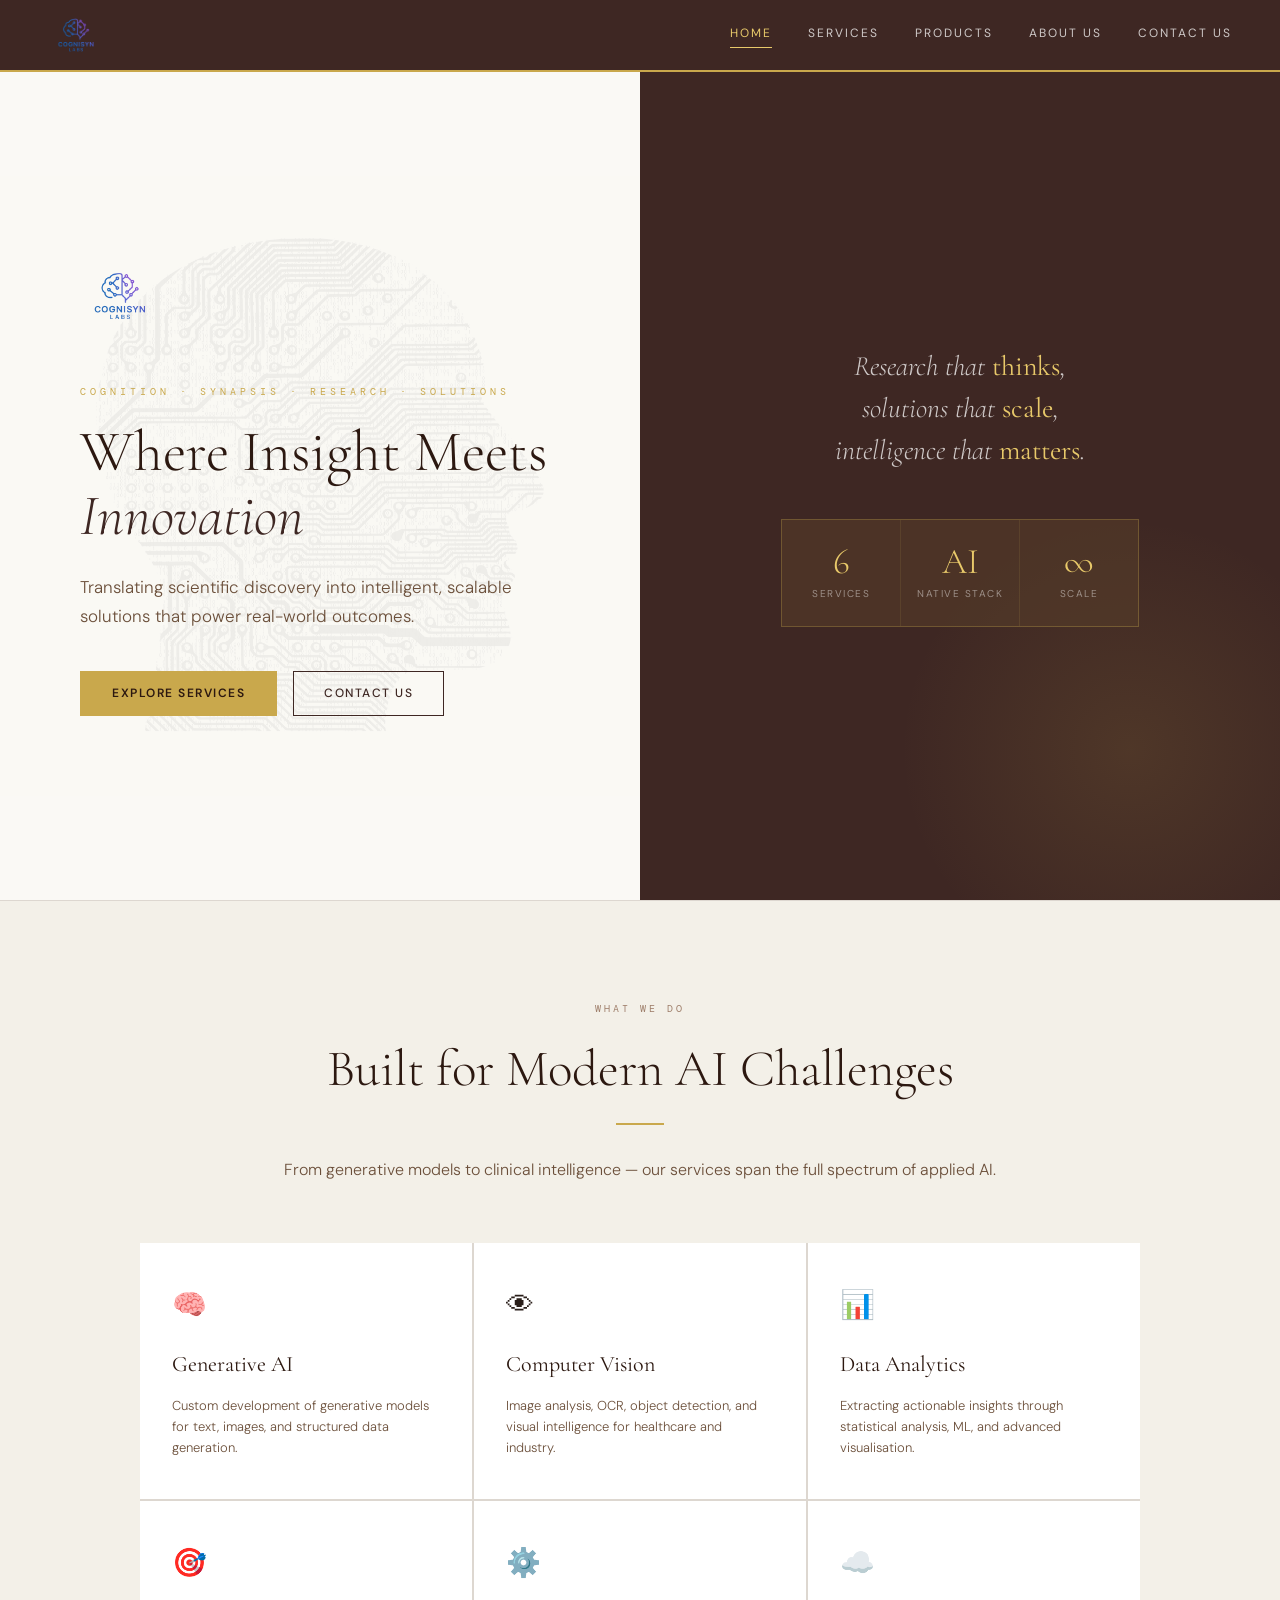
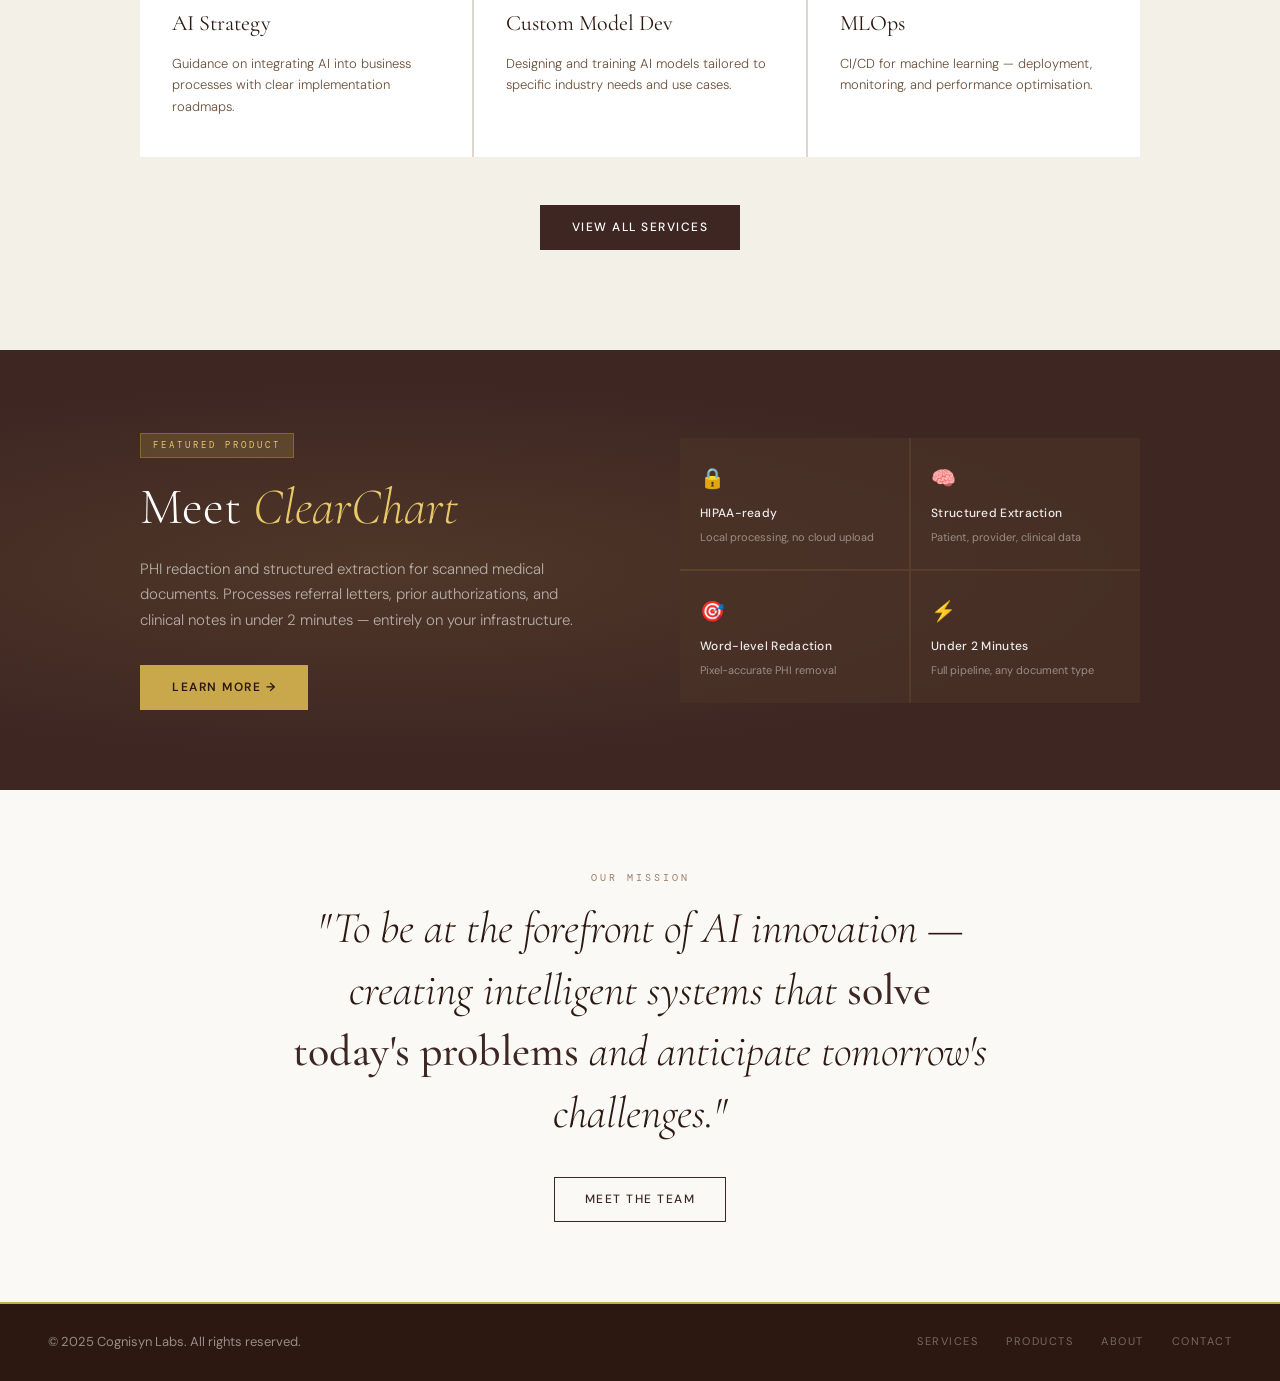
<file: index.html>
<!DOCTYPE html>
<html lang="en">
<head>
  <meta charset="UTF-8">
  <meta name="viewport" content="width=device-width, initial-scale=1">
  <title>Cognisyn Labs — AI Research & Solutions</title>
  <link rel="preconnect" href="https://fonts.googleapis.com">
  <link href="https://fonts.googleapis.com/css2?family=Cormorant+Garamond:ital,wght@0,300;0,400;0,500;1,300;1,400&family=DM+Sans:wght@300;400;500&family=DM+Mono:wght@400;500&display=swap" rel="stylesheet">
  <link rel="stylesheet" href="shared.css">
  <style>
    /* ── Hero ── */
    .hero {
      min-height: calc(100vh - 72px);
      background: var(--cream);
      display: grid;
      grid-template-columns: 1fr 1fr;
      align-items: center;
      gap: 0;
      position: relative;
      overflow: hidden;
    }
    .hero::before {
      content: '';
      position: absolute;
      top: -80px; right: -80px;
      width: 600px; height: 600px;
      background: radial-gradient(circle, rgba(201,168,76,0.08) 0%, transparent 70%);
      pointer-events: none;
    }
    .hero-left {
      padding: 80px 64px 80px 80px;
      position: relative;
      z-index: 1;
      background-image: url('img/brain.png');
      background-size: 70%;
      background-position: center;
      background-repeat: no-repeat;
    }
    .hero-left::after {
      content: '';
      position: absolute;
      inset: 0;
      background: rgba(250, 249, 245, 0.95);
      z-index: 0;
    }
    .hero-left > * { position: relative; z-index: 1; }
    .hero-logo { margin-bottom: 40px; }
    .hero-logo img { height: 80px; }
    .hero-eyebrow {
      font-family: 'DM Mono', monospace;
      font-size: 10px;
      letter-spacing: 4px;
      text-transform: uppercase;
      color: var(--gold);
      margin-bottom: 20px;
    }
    .hero h1 {
      font-family: 'Cormorant Garamond', serif;
      font-size: clamp(40px, 4.5vw, 64px);
      font-weight: 300;
      color: var(--brown-dark);
      line-height: 1.12;
      margin-bottom: 24px;
    }
    .hero h1 em { font-style: italic; color: var(--brown); }
    .hero-sub {
      font-size: 17px;
      color: var(--text-mid);
      line-height: 1.7;
      font-weight: 300;
      max-width: 440px;
      margin-bottom: 40px;
    }
    .hero-buttons { display: flex; gap: 16px; flex-wrap: wrap; }
    .hero-right {
      background: var(--brown);
      min-height: calc(100vh - 72px);
      display: flex;
      flex-direction: column;
      align-items: center;
      justify-content: center;
      padding: 60px 48px;
      position: relative;
      overflow: hidden;
    }
    .hero-right::before {
      content: '';
      position: absolute;
      bottom: -100px; right: -100px;
      width: 500px; height: 500px;
      background: radial-gradient(circle, rgba(201,168,76,0.12) 0%, transparent 65%);
    }
    .hero-right-content { position: relative; z-index: 1; text-align: center; }
    .hero-tagline {
      font-family: 'Cormorant Garamond', serif;
      font-size: 28px;
      font-weight: 300;
      font-style: italic;
      color: rgba(255,255,255,0.75);
      line-height: 1.5;
      margin-bottom: 48px;
    }
    .hero-tagline strong { color: var(--gold-light); font-style: normal; font-weight: 400; }
    .stats-row {
      display: grid;
      grid-template-columns: repeat(3, 1fr);
      gap: 1px;
      background: rgba(201,168,76,0.2);
      border: 1px solid rgba(201,168,76,0.2);
      width: 100%;
    }
    .stat {
      background: rgba(62,39,35,0.5);
      padding: 24px 16px;
      text-align: center;
    }
    .stat-num {
      font-family: 'Cormorant Garamond', serif;
      font-size: 36px;
      font-weight: 300;
      color: var(--gold-light);
      line-height: 1;
      margin-bottom: 6px;
    }
    .stat-label {
      font-size: 10px;
      letter-spacing: 1.5px;
      text-transform: uppercase;
      color: rgba(255,255,255,0.45);
    }

    /* ── Services preview ── */
    .services-preview {
      padding: 100px 0;
      background: var(--cream-2);
      border-top: 1px solid var(--border);
    }
    .services-preview .container { text-align: center; }
    .services-preview h2 {
      font-family: 'Cormorant Garamond', serif;
      font-size: clamp(32px, 4vw, 52px);
      font-weight: 300;
      color: var(--brown-dark);
      margin-bottom: 12px;
    }
    .services-preview > .container > p {
      font-size: 16px;
      color: var(--text-mid);
      font-weight: 300;
      margin-bottom: 60px;
    }
    .services-grid {
      display: grid;
      grid-template-columns: repeat(3, 1fr);
      gap: 2px;
      background: var(--border);
    }
    .service-tile {
      background: white;
      padding: 40px 32px;
      text-align: left;
      transition: background 0.2s;
      cursor: default;
    }
    .service-tile:hover { background: var(--cream); }
    .tile-icon {
      font-size: 28px;
      margin-bottom: 20px;
    }
    .tile-title {
      font-family: 'Cormorant Garamond', serif;
      font-size: 22px;
      font-weight: 400;
      color: var(--brown-dark);
      margin-bottom: 12px;
    }
    .tile-desc {
      font-size: 13px;
      color: var(--text-mid);
      line-height: 1.65;
      font-weight: 300;
    }

    /* ── ClearChart callout ── */
    .product-callout {
      background: var(--brown);
      padding: 80px 0;
      position: relative;
      overflow: hidden;
    }
    .product-callout::before {
      content: '';
      position: absolute;
      inset: 0;
      background: radial-gradient(ellipse at 30% 50%, rgba(201,168,76,0.12) 0%, transparent 60%);
    }
    .callout-inner {
      display: grid;
      grid-template-columns: 1fr 1fr;
      gap: 80px;
      align-items: center;
      position: relative;
    }
    .callout-left .badge {
      font-family: 'DM Mono', monospace;
      font-size: 9px;
      letter-spacing: 3px;
      text-transform: uppercase;
      background: rgba(201,168,76,0.2);
      border: 1px solid rgba(201,168,76,0.35);
      color: var(--gold-light);
      padding: 4px 12px;
      display: inline-block;
      margin-bottom: 20px;
    }
    .callout-left h2 {
      font-family: 'Cormorant Garamond', serif;
      font-size: clamp(36px, 4vw, 52px);
      font-weight: 300;
      color: white;
      line-height: 1.15;
      margin-bottom: 20px;
    }
    .callout-left h2 em { font-style: italic; color: var(--gold-light); }
    .callout-left p {
      font-size: 15px;
      color: rgba(255,255,255,0.6);
      font-weight: 300;
      line-height: 1.7;
      margin-bottom: 32px;
    }
    .callout-right {
      display: grid;
      grid-template-columns: 1fr 1fr;
      gap: 2px;
      background: rgba(201,168,76,0.15);
    }
    .callout-feature {
      background: rgba(62,39,35,0.6);
      padding: 24px 20px;
    }
    .cf-icon { font-size: 20px; margin-bottom: 10px; }
    .cf-title {
      font-size: 12px;
      font-weight: 500;
      color: rgba(255,255,255,0.9);
      margin-bottom: 6px;
      letter-spacing: 0.3px;
    }
    .cf-desc {
      font-size: 11px;
      color: rgba(255,255,255,0.45);
      line-height: 1.5;
    }

    /* ── Mission strip ── */
    .mission {
      padding: 80px 0;
      text-align: center;
    }
    .mission h2 {
      font-family: 'Cormorant Garamond', serif;
      font-size: clamp(28px, 3.5vw, 44px);
      font-weight: 300;
      font-style: italic;
      color: var(--brown-dark);
      max-width: 700px;
      margin: 0 auto 32px;
      line-height: 1.4;
    }
    .mission h2 strong { font-style: normal; color: var(--brown); font-weight: 500; }

    @media (max-width: 900px) {
      .hero { grid-template-columns: 1fr; }
      .hero-right { min-height: 400px; }
      .hero-left { padding: 60px 20px; }
      .services-grid { grid-template-columns: 1fr; }
      .callout-inner { grid-template-columns: 1fr; gap: 40px; }
      .stats-row { grid-template-columns: 1fr 1fr; }
    }
  </style>
</head>
<body>

  <div class="top-bar">
    <div class="logo"><img src="img/logo.png" alt="Cognisyn Labs"></div>
    <div class="nav-links">
      <a href="index.html" class="active">Home</a>
      <a href="services.html">Services</a>
      <a href="products.html">Products</a>
      <a href="teams.html">About Us</a>
      <a href="contact_us.html">Contact Us</a>
    </div>
  </div>

  <section class="hero">
    <div class="hero-left">
      <div class="hero-logo"><img src="img/logo.png" alt="Cognisyn Labs"></div>
      <div class="hero-eyebrow">Cognition · Synapsis · Research · Solutions</div>
      <h1>Where Insight Meets<br><em>Innovation</em></h1>
      <p class="hero-sub">Translating scientific discovery into intelligent, scalable solutions that power real-world outcomes.</p>
      <div class="hero-buttons">
        <a href="services.html" class="btn-gold">Explore Services</a>
        <a href="contact_us.html" class="btn-outline">Contact Us</a>
      </div>
    </div>
    <div class="hero-right">
      <div class="hero-right-content">
        <p class="hero-tagline">Research that <strong>thinks</strong>,<br>solutions that <strong>scale</strong>,<br>intelligence that <strong>matters</strong>.</p>
        <div class="stats-row">
          <div class="stat">
            <div class="stat-num">6</div>
            <div class="stat-label">Services</div>
          </div>
          <div class="stat">
            <div class="stat-num">AI</div>
            <div class="stat-label">Native Stack</div>
          </div>
          <div class="stat">
            <div class="stat-num">∞</div>
            <div class="stat-label">Scale</div>
          </div>
        </div>
      </div>
    </div>
  </section>

  <section class="services-preview">
    <div class="container">
      <div class="section-label">What We Do</div>
      <h2>Built for Modern AI Challenges</h2>
      <div class="gold-line"></div>
      <p>From generative models to clinical intelligence — our services span the full spectrum of applied AI.</p>
      <div class="services-grid">
        <div class="service-tile">
          <div class="tile-icon">🧠</div>
          <div class="tile-title">Generative AI</div>
          <div class="tile-desc">Custom development of generative models for text, images, and structured data generation.</div>
        </div>
        <div class="service-tile">
          <div class="tile-icon">👁</div>
          <div class="tile-title">Computer Vision</div>
          <div class="tile-desc">Image analysis, OCR, object detection, and visual intelligence for healthcare and industry.</div>
        </div>
        <div class="service-tile">
          <div class="tile-icon">📊</div>
          <div class="tile-title">Data Analytics</div>
          <div class="tile-desc">Extracting actionable insights through statistical analysis, ML, and advanced visualisation.</div>
        </div>
        <div class="service-tile">
          <div class="tile-icon">🎯</div>
          <div class="tile-title">AI Strategy</div>
          <div class="tile-desc">Guidance on integrating AI into business processes with clear implementation roadmaps.</div>
        </div>
        <div class="service-tile">
          <div class="tile-icon">⚙️</div>
          <div class="tile-title">Custom Model Dev</div>
          <div class="tile-desc">Designing and training AI models tailored to specific industry needs and use cases.</div>
        </div>
        <div class="service-tile">
          <div class="tile-icon">☁️</div>
          <div class="tile-title">MLOps</div>
          <div class="tile-desc">CI/CD for machine learning — deployment, monitoring, and performance optimisation.</div>
        </div>
      </div>
      <div style="margin-top:48px">
        <a href="services.html" class="btn-primary">View All Services</a>
      </div>
    </div>
  </section>

  <section class="product-callout">
    <div class="container callout-inner">
      <div class="callout-left">
        <div class="badge">Featured Product</div>
        <h2>Meet <em>ClearChart</em></h2>
        <p>PHI redaction and structured extraction for scanned medical documents. Processes referral letters, prior authorizations, and clinical notes in under 2 minutes — entirely on your infrastructure.</p>
        <a href="products.html" class="btn-gold">Learn More →</a>
      </div>
      <div class="callout-right">
        <div class="callout-feature">
          <div class="cf-icon">🔒</div>
          <div class="cf-title">HIPAA-ready</div>
          <div class="cf-desc">Local processing, no cloud upload</div>
        </div>
        <div class="callout-feature">
          <div class="cf-icon">🧠</div>
          <div class="cf-title">Structured Extraction</div>
          <div class="cf-desc">Patient, provider, clinical data</div>
        </div>
        <div class="callout-feature">
          <div class="cf-icon">🎯</div>
          <div class="cf-title">Word-level Redaction</div>
          <div class="cf-desc">Pixel-accurate PHI removal</div>
        </div>
        <div class="callout-feature">
          <div class="cf-icon">⚡</div>
          <div class="cf-title">Under 2 Minutes</div>
          <div class="cf-desc">Full pipeline, any document type</div>
        </div>
      </div>
    </div>
  </section>

  <section class="mission">
    <div class="container">
      <div class="section-label">Our Mission</div>
      <h2>"To be at the forefront of AI innovation — creating intelligent systems that <strong>solve today's problems</strong> and anticipate tomorrow's challenges."</h2>
      <a href="teams.html" class="btn-outline">Meet the Team</a>
    </div>
  </section>

  <footer class="footer">
    <p>&copy; 2025 Cognisyn Labs. All rights reserved.</p>
    <div class="footer-links">
      <a href="services.html">Services</a>
      <a href="products.html">Products</a>
      <a href="teams.html">About</a>
      <a href="contact_us.html">Contact</a>
    </div>
  </footer>

</body>
</html>
</file>
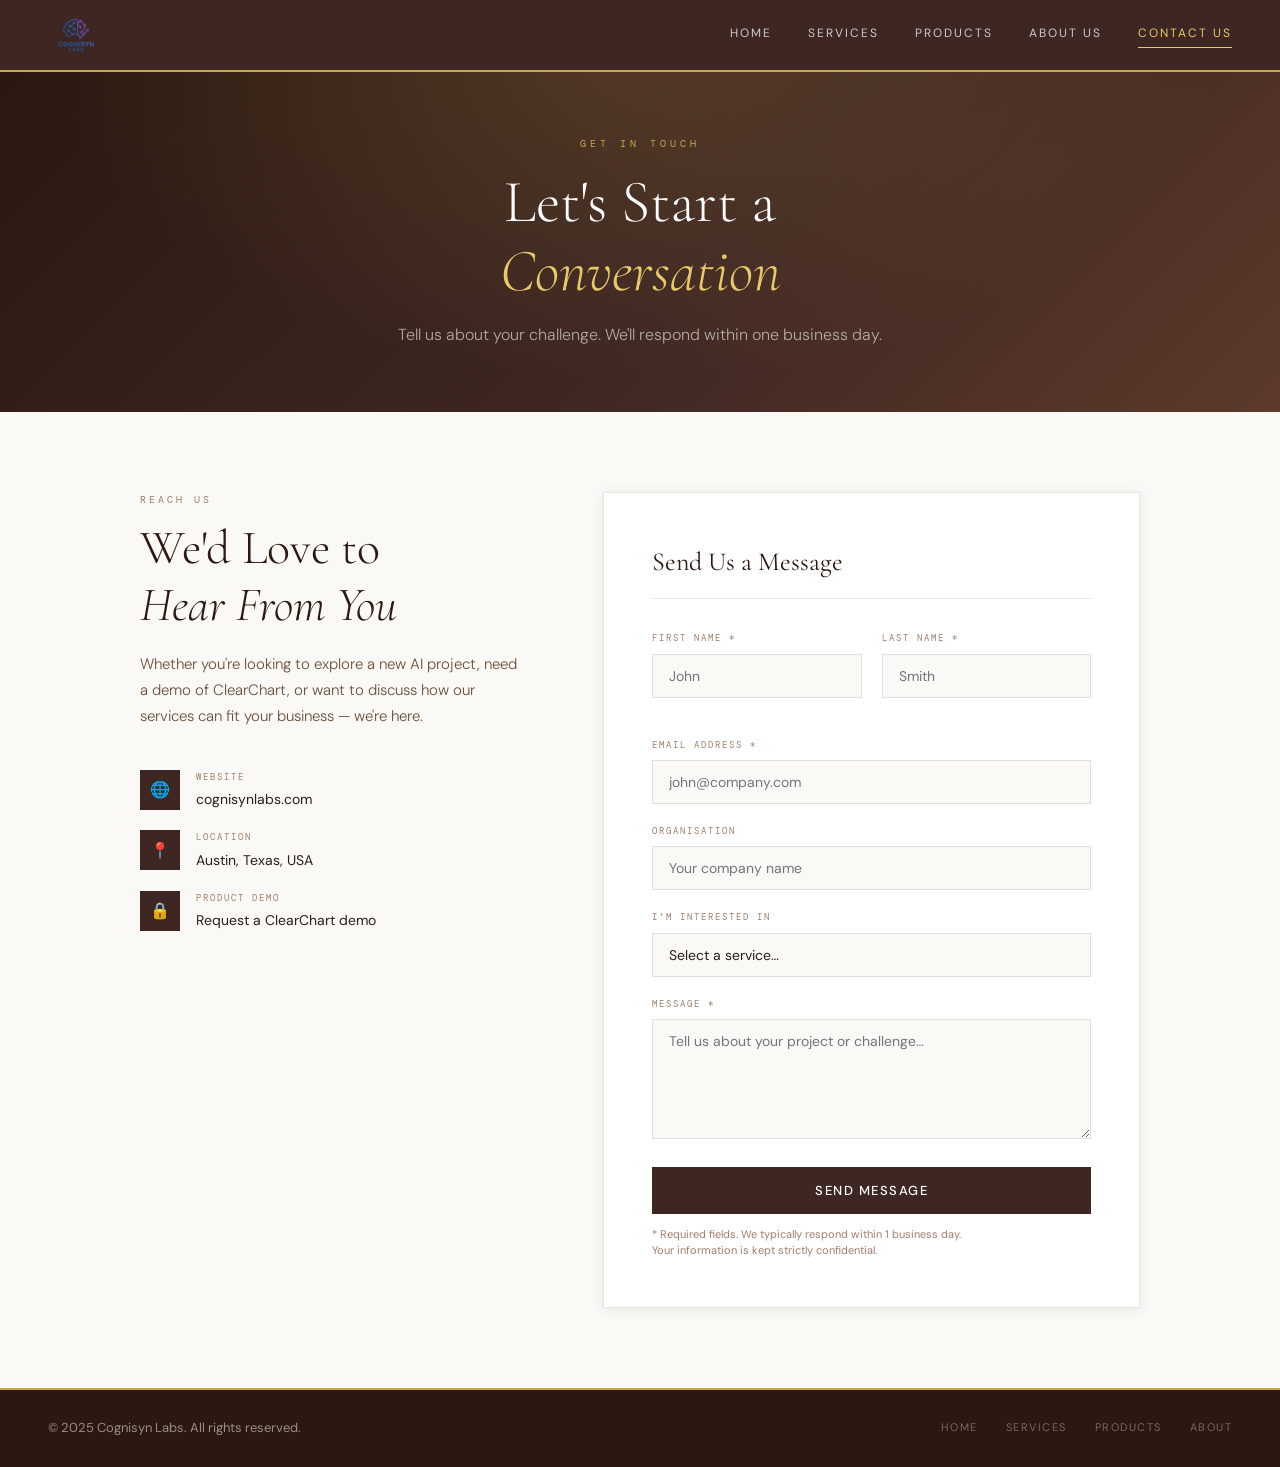
<file: contact_us.html>
<!DOCTYPE html>
<html lang="en">
<head>
  <meta charset="UTF-8">
  <meta name="viewport" content="width=device-width, initial-scale=1">
  <title>Contact Us — Cognisyn Labs</title>
  <link rel="preconnect" href="https://fonts.googleapis.com">
  <link href="https://fonts.googleapis.com/css2?family=Cormorant+Garamond:ital,wght@0,300;0,400;0,500;1,300;1,400&family=DM+Sans:wght@300;400;500&family=DM+Mono:wght@400;500&display=swap" rel="stylesheet">
  <link rel="stylesheet" href="shared.css">
  <style>
    .contact-section { padding: 80px 0; }
    .contact-grid {
      display: grid;
      grid-template-columns: 1fr 1.4fr;
      gap: 80px;
      align-items: start;
    }
    .contact-left h2 {
      font-family: 'Cormorant Garamond', serif;
      font-size: clamp(32px, 4vw, 48px);
      font-weight: 300;
      color: var(--brown-dark);
      margin-bottom: 16px;
      line-height: 1.2;
    }
    .contact-left h2 em { font-style: italic; }
    .contact-left p {
      font-size: 15px;
      color: var(--text-mid);
      line-height: 1.75;
      font-weight: 300;
      margin-bottom: 40px;
    }
    .contact-details { display: flex; flex-direction: column; gap: 20px; }
    .contact-item {
      display: flex;
      gap: 16px;
      align-items: flex-start;
    }
    .contact-item-icon {
      width: 40px; height: 40px;
      background: var(--brown);
      display: flex;
      align-items: center;
      justify-content: center;
      font-size: 16px;
      flex-shrink: 0;
    }
    .contact-item-label {
      font-family: 'DM Mono', monospace;
      font-size: 9px;
      letter-spacing: 2px;
      text-transform: uppercase;
      color: var(--text-light);
      margin-bottom: 4px;
    }
    .contact-item-value {
      font-size: 14px;
      color: var(--text);
      font-weight: 400;
    }

    /* Form card */
    .contact-form {
      background: white;
      border: 1px solid var(--border);
      padding: 48px;
      box-shadow: var(--shadow-sm);
    }
    .form-title {
      font-family: 'Cormorant Garamond', serif;
      font-size: 26px;
      font-weight: 400;
      color: var(--brown-dark);
      margin-bottom: 32px;
      padding-bottom: 16px;
      border-bottom: 1px solid var(--border);
    }
    .form-row {
      display: grid;
      grid-template-columns: 1fr 1fr;
      gap: 20px;
      margin-bottom: 20px;
    }
    .form-group { margin-bottom: 20px; }
    .form-group label {
      display: block;
      font-family: 'DM Mono', monospace;
      font-size: 9px;
      letter-spacing: 2px;
      text-transform: uppercase;
      color: var(--text-light);
      margin-bottom: 8px;
    }
    .form-group input,
    .form-group select,
    .form-group textarea {
      width: 100%;
      background: var(--cream);
      border: 1px solid var(--border);
      border-radius: 0;
      padding: 12px 16px;
      font-family: 'DM Sans', sans-serif;
      font-size: 14px;
      color: var(--text);
      outline: none;
      transition: border-color 0.2s;
      -webkit-appearance: none;
    }
    .form-group input:focus,
    .form-group select:focus,
    .form-group textarea:focus {
      border-color: var(--gold);
      background: white;
    }
    .form-group textarea { resize: vertical; min-height: 120px; }
    .form-note {
      font-size: 11px;
      color: var(--text-light);
      margin-top: 12px;
      line-height: 1.5;
    }

    /* Success message */
    .success-msg {
      display: none;
      text-align: center;
      padding: 48px 20px;
    }
    .success-icon {
      width: 64px; height: 64px;
      background: rgba(62,39,35,0.06);
      border: 2px solid var(--gold);
      border-radius: 50%;
      display: flex;
      align-items: center;
      justify-content: center;
      font-size: 26px;
      margin: 0 auto 20px;
    }
    .success-msg h3 {
      font-family: 'Cormorant Garamond', serif;
      font-size: 28px;
      font-weight: 300;
      color: var(--brown-dark);
      margin-bottom: 10px;
    }
    .success-msg p {
      font-size: 14px;
      color: var(--text-mid);
      font-weight: 300;
    }

    @media (max-width: 768px) {
      .contact-grid { grid-template-columns: 1fr; gap: 40px; }
      .form-row { grid-template-columns: 1fr; }
      .contact-form { padding: 28px 20px; }
    }
  </style>
</head>
<body>

  <div class="top-bar">
    <div class="logo"><img src="img/logo.png" alt="Cognisyn Labs"></div>
    <div class="nav-links">
      <a href="index.html">Home</a>
      <a href="services.html">Services</a>
      <a href="products.html">Products</a>
      <a href="teams.html">About Us</a>
      <a href="contact_us.html" class="active">Contact Us</a>
    </div>
  </div>

  <div class="page-hero">
    <div class="eyebrow">Get in Touch</div>
    <h1>Let's Start a<br><em>Conversation</em></h1>
    <p>Tell us about your challenge. We'll respond within one business day.</p>
  </div>

  <section class="contact-section">
    <div class="container">
      <div class="contact-grid">

        <!-- Left: contact info -->
        <div class="contact-left">
          <div class="section-label">Reach Us</div>
          <h2>We'd Love to<br><em>Hear From You</em></h2>
          <p>Whether you're looking to explore a new AI project, need a demo of ClearChart, or want to discuss how our services can fit your business — we're here.</p>
          <div class="contact-details">
            <div class="contact-item">
              <div class="contact-item-icon">🌐</div>
              <div>
                <div class="contact-item-label">Website</div>
                <div class="contact-item-value">cognisynlabs.com</div>
              </div>
            </div>
            <div class="contact-item">
              <div class="contact-item-icon">📍</div>
              <div>
                <div class="contact-item-label">Location</div>
                <div class="contact-item-value">Austin, Texas, USA</div>
              </div>
            </div>
            <div class="contact-item">
              <div class="contact-item-icon">🔒</div>
              <div>
                <div class="contact-item-label">Product Demo</div>
                <div class="contact-item-value">Request a ClearChart demo</div>
              </div>
            </div>
          </div>
        </div>

        <!-- Right: form -->
        <div class="contact-form">
          <div class="form-title">Send Us a Message</div>

          <!-- Success message (hidden until form submits) -->
          <div class="success-msg" id="success-msg">
            <div class="success-icon">✓</div>
            <h3>Message Sent</h3>
            <p>Thank you for reaching out.<br>We'll be in touch within one business day.</p>
          </div>

          <!-- Formspree form -->
          <form id="contact-form"
                action="https://formspree.io/f/mjglagdj"
                method="POST">

            <!-- Hidden fields -->
            <input type="hidden" name="_subject" value="New enquiry — Cognisyn Labs website">
            <!-- Honeypot spam filter -->
            <input type="text" name="_gotcha" style="display:none">

            <div class="form-row">
              <div class="form-group">
                <label for="first_name">First Name *</label>
                <input type="text" id="first_name" name="first_name" placeholder="John" required>
              </div>
              <div class="form-group">
                <label for="last_name">Last Name *</label>
                <input type="text" id="last_name" name="last_name" placeholder="Smith" required>
              </div>
            </div>
            <div class="form-group">
              <label for="email">Email Address *</label>
              <input type="email" id="email" name="email" placeholder="john@company.com" required>
            </div>
            <div class="form-group">
              <label for="organisation">Organisation</label>
              <input type="text" id="organisation" name="organisation" placeholder="Your company name">
            </div>
            <div class="form-group">
              <label for="interest">I'm interested in</label>
              <select id="interest" name="interest">
                <option value="">Select a service…</option>
                <option>ClearChart — PHI Redaction Platform</option>
                <option>Generative AI Solutions</option>
                <option>Computer Vision</option>
                <option>AI Strategy Consulting</option>
                <option>Custom Model Development</option>
                <option>MLOps &amp; Deployment</option>
                <option>Data Analytics</option>
                <option>General Enquiry</option>
              </select>
            </div>
            <div class="form-group">
              <label for="message">Message *</label>
              <textarea id="message" name="message"
                        placeholder="Tell us about your project or challenge…"
                        required></textarea>
            </div>
            <div class="form-group" style="margin-bottom:0">
              <button type="submit"
                      class="btn-primary"
                      style="width:100%;text-align:center;padding:15px;font-size:13px;">
                Send Message
              </button>
            </div>
            <p class="form-note">
              * Required fields. We typically respond within 1 business day.<br>
              Your information is kept strictly confidential.
            </p>
          </form>
        </div>

      </div>
    </div>
  </section>

  <footer class="footer">
    <p>&copy; 2025 Cognisyn Labs. All rights reserved.</p>
    <div class="footer-links">
      <a href="index.html">Home</a>
      <a href="services.html">Services</a>
      <a href="products.html">Products</a>
      <a href="teams.html">About</a>
    </div>
  </footer>

  <script>
    // Handle form submission via fetch (AJAX) so page doesn't reload
    const form = document.getElementById('contact-form');
    const successMsg = document.getElementById('success-msg');

    form.addEventListener('submit', async function(e) {
      e.preventDefault();

      const btn = form.querySelector('button[type="submit"]');
      btn.textContent = 'Sending…';
      btn.disabled = true;

      try {
        const response = await fetch(form.action, {
          method: 'POST',
          body: new FormData(form),
          headers: { 'Accept': 'application/json' }
        });

        if (response.ok) {
          // Hide form, show success
          form.style.display = 'none';
          successMsg.style.display = 'block';
        } else {
          btn.textContent = 'Send Message';
          btn.disabled = false;
          alert('Something went wrong. Please try again or email us directly.');
        }
      } catch (err) {
        btn.textContent = 'Send Message';
        btn.disabled = false;
        alert('Network error. Please check your connection and try again.');
      }
    });
  </script>

</body>
</html>
</file>
<file: shared.css>
/* ═══════════════════════════════════════════════════════
   Cognisyn Labs — Shared Design System
   Brown #3E2723 · Cream #faf9f5 · Gold #c9a84c
   ═══════════════════════════════════════════════════════ */

@import url('https://fonts.googleapis.com/css2?family=Cormorant+Garamond:ital,wght@0,300;0,400;0,500;0,600;1,300;1,400&family=DM+Sans:wght@300;400;500&family=DM+Mono:wght@400;500&display=swap');

:root {
  --brown:       #3E2723;
  --brown-dark:  #2c1810;
  --brown-mid:   #5D3A2A;
  --brown-light: #7a4f3e;
  --cream:       #faf9f5;
  --cream-2:     #f3f0e8;
  --cream-3:     #ede9dd;
  --gold:        #c9a84c;
  --gold-light:  #e8c96a;
  --gold-dim:    rgba(201,168,76,0.15);
  --teal:        #1a7a72;
  --teal-light:  #24a99e;
  --text:        #2a1f1a;
  --text-mid:    #6b4f3a;
  --text-light:  #9e7e6a;
  --border:      rgba(62,39,35,0.12);
  --shadow-sm:   0 2px 12px rgba(62,39,35,0.08);
  --shadow-md:   0 4px 30px rgba(62,39,35,0.12);
  --shadow-lg:   0 8px 50px rgba(62,39,35,0.18);
}

*, *::before, *::after { box-sizing: border-box; margin: 0; padding: 0; }

html { scroll-behavior: smooth; }

body {
  font-family: 'DM Sans', sans-serif;
  background: var(--cream);
  color: var(--text);
  line-height: 1.6;
  overflow-x: hidden;
}

/* ── Navbar ─────────────────────────────────────────── */
.top-bar {
  display: flex;
  align-items: center;
  justify-content: space-between;
  padding: 0 48px;
  background: var(--brown);
  border-bottom: 2px solid var(--gold);
  position: sticky;
  top: 0;
  z-index: 200;
  height: 72px;
}
.top-bar .logo img { height: 56px; display: block; }
.top-bar .nav-links {
  display: flex;
  gap: 36px;
  font-size: 12px;
  letter-spacing: 2px;
  text-transform: uppercase;
}
.top-bar .nav-links a {
  text-decoration: none;
  color: rgba(255,255,255,0.75);
  font-weight: 400;
  transition: color 0.2s;
  position: relative;
  padding-bottom: 2px;
}
.top-bar .nav-links a::after {
  content: '';
  position: absolute;
  bottom: -2px; left: 0; right: 0;
  height: 1px;
  background: var(--gold-light);
  transform: scaleX(0);
  transition: transform 0.2s;
}
.top-bar .nav-links a:hover,
.top-bar .nav-links a.active { color: var(--gold-light); }
.top-bar .nav-links a:hover::after,
.top-bar .nav-links a.active::after { transform: scaleX(1); }

/* ── Page hero band ─────────────────────────────────── */
.page-hero {
  background: linear-gradient(135deg, var(--brown-dark) 0%, var(--brown) 55%, var(--brown-mid) 100%);
  padding: 64px 48px;
  text-align: center;
  position: relative;
  overflow: hidden;
}
.page-hero::before {
  content: '';
  position: absolute;
  inset: 0;
  background: radial-gradient(ellipse at 50% -10%, rgba(201,168,76,0.18) 0%, transparent 65%);
}
.page-hero .eyebrow {
  font-family: 'DM Mono', monospace;
  font-size: 10px;
  letter-spacing: 4px;
  text-transform: uppercase;
  color: var(--gold);
  margin-bottom: 16px;
  position: relative;
}
.page-hero h1 {
  font-family: 'Cormorant Garamond', serif;
  font-size: clamp(36px, 5vw, 60px);
  font-weight: 300;
  color: white;
  line-height: 1.15;
  position: relative;
}
.page-hero h1 em { font-style: italic; color: var(--gold-light); }
.page-hero p {
  font-size: 16px;
  color: rgba(255,255,255,0.6);
  max-width: 520px;
  margin: 16px auto 0;
  font-weight: 300;
  position: relative;
}

/* ── Footer ─────────────────────────────────────────── */
.footer {
  background: var(--brown-dark);
  border-top: 2px solid var(--gold);
  padding: 28px 48px;
  display: flex;
  align-items: center;
  justify-content: space-between;
  flex-wrap: wrap;
  gap: 16px;
}
.footer p { font-size: 13px; color: rgba(255,255,255,0.5); }
.footer-links { display: flex; gap: 28px; }
.footer-links a {
  font-size: 11px;
  letter-spacing: 1.5px;
  text-transform: uppercase;
  color: rgba(255,255,255,0.35);
  text-decoration: none;
  transition: color 0.2s;
}
.footer-links a:hover { color: var(--gold-light); }

/* ── Utility ─────────────────────────────────────────── */
.container { max-width: 1080px; margin: 0 auto; padding: 0 40px; }
.section-label {
  font-family: 'DM Mono', monospace;
  font-size: 10px;
  letter-spacing: 3px;
  text-transform: uppercase;
  color: var(--text-light);
  margin-bottom: 12px;
}
.gold-line {
  width: 48px;
  height: 2px;
  background: var(--gold);
  margin: 0 auto 32px;
}

/* ── Buttons ─────────────────────────────────────────── */
.btn-primary {
  display: inline-block;
  background: var(--brown);
  color: white;
  padding: 13px 32px;
  font-family: 'DM Sans', sans-serif;
  font-size: 12px;
  font-weight: 500;
  letter-spacing: 1.5px;
  text-transform: uppercase;
  text-decoration: none;
  border: none;
  cursor: pointer;
  transition: background 0.2s, transform 0.15s;
}
.btn-primary:hover { background: var(--brown-mid); transform: translateY(-1px); }

.btn-gold {
  display: inline-block;
  background: var(--gold);
  color: var(--brown-dark);
  padding: 13px 32px;
  font-family: 'DM Sans', sans-serif;
  font-size: 12px;
  font-weight: 600;
  letter-spacing: 1.5px;
  text-transform: uppercase;
  text-decoration: none;
  border: none;
  cursor: pointer;
  transition: background 0.2s, transform 0.15s;
}
.btn-gold:hover { background: var(--gold-light); transform: translateY(-1px); }

.btn-outline {
  display: inline-block;
  background: transparent;
  color: var(--brown);
  padding: 12px 30px;
  font-family: 'DM Sans', sans-serif;
  font-size: 12px;
  font-weight: 500;
  letter-spacing: 1.5px;
  text-transform: uppercase;
  text-decoration: none;
  border: 1.5px solid var(--brown);
  cursor: pointer;
  transition: all 0.2s;
}
.btn-outline:hover { background: var(--brown); color: white; }

/* ── Card base ────────────────────────────────────────── */
.card {
  background: white;
  border: 1px solid var(--border);
  box-shadow: var(--shadow-sm);
  transition: box-shadow 0.3s, transform 0.2s;
}
.card:hover { box-shadow: var(--shadow-md); transform: translateY(-2px); }

/* ── Responsive ─────────────────────────────────────── */
@media (max-width: 768px) {
  .top-bar { padding: 0 20px; height: 64px; }
  .top-bar .nav-links { gap: 16px; font-size: 10px; }
  .page-hero { padding: 48px 20px; }
  .container { padding: 0 20px; }
  .footer { padding: 24px 20px; flex-direction: column; text-align: center; }
  .footer-links { justify-content: center; }
}
</file>
